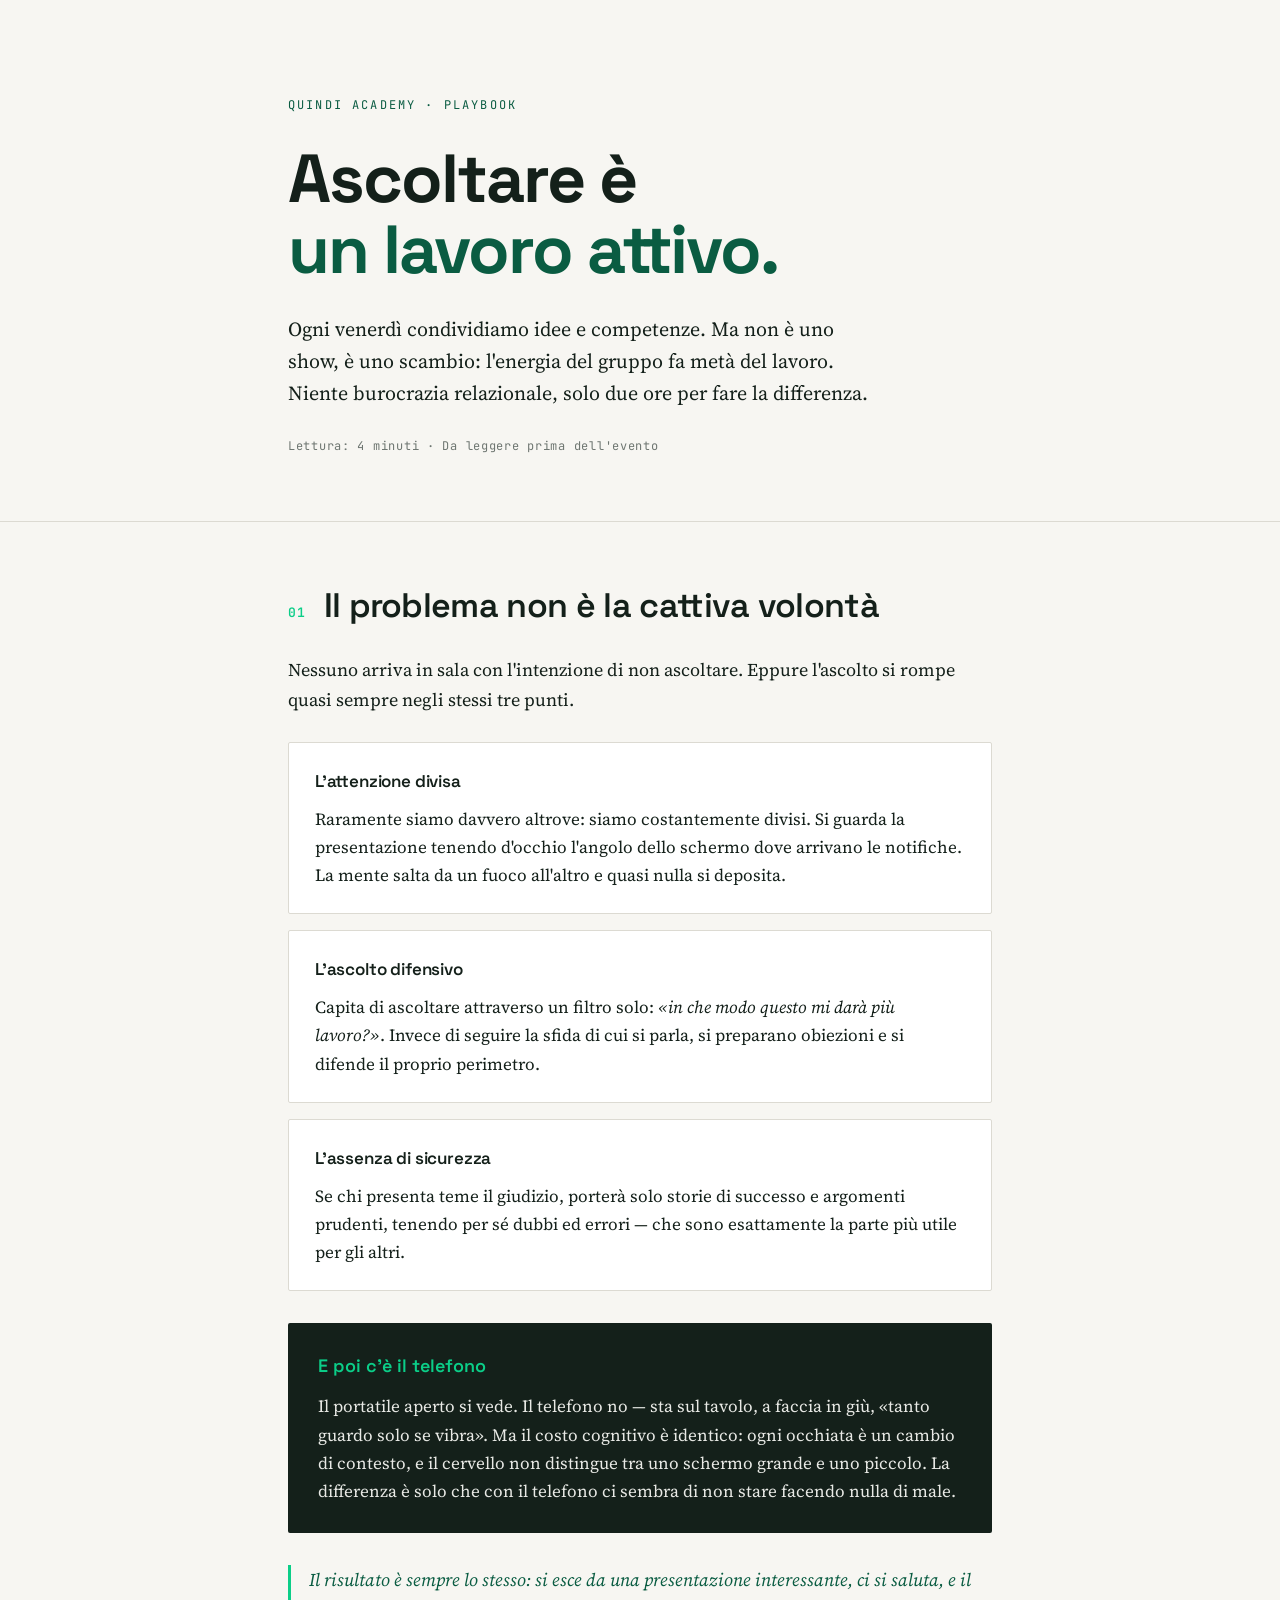
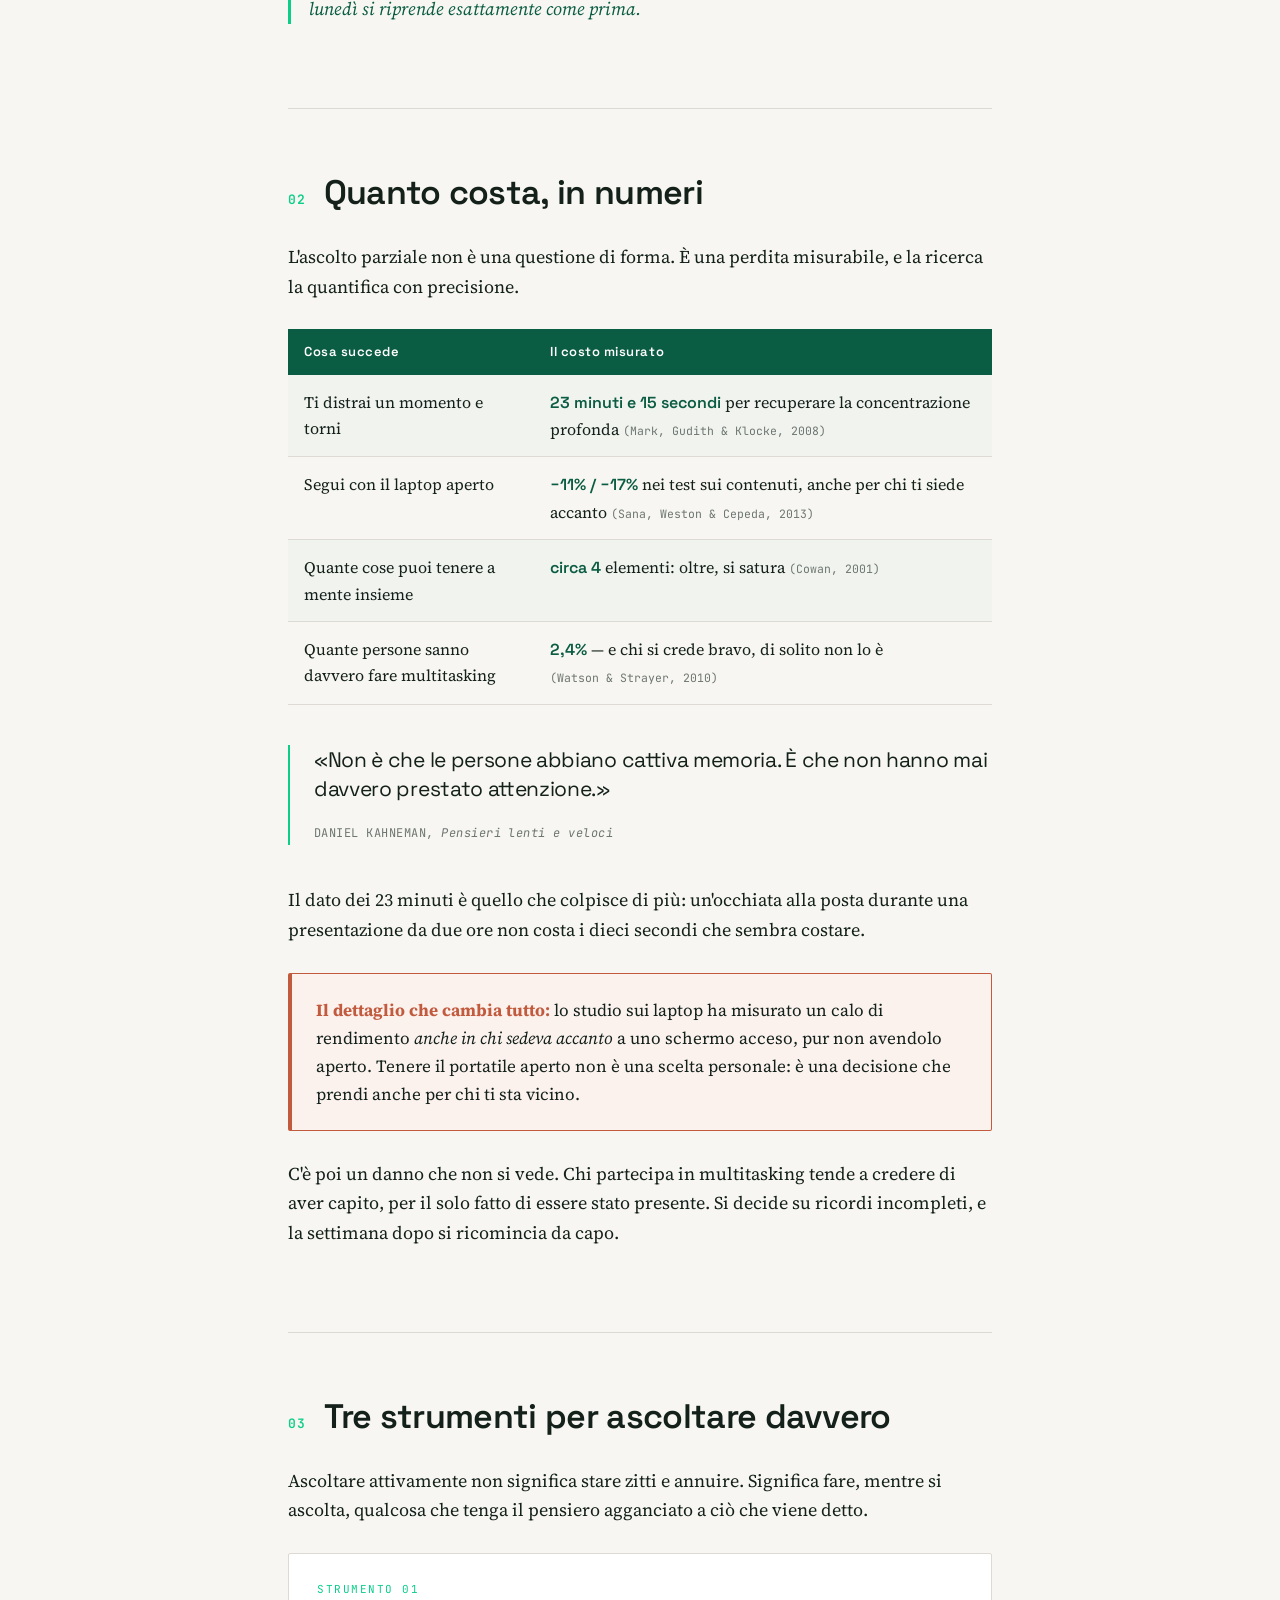
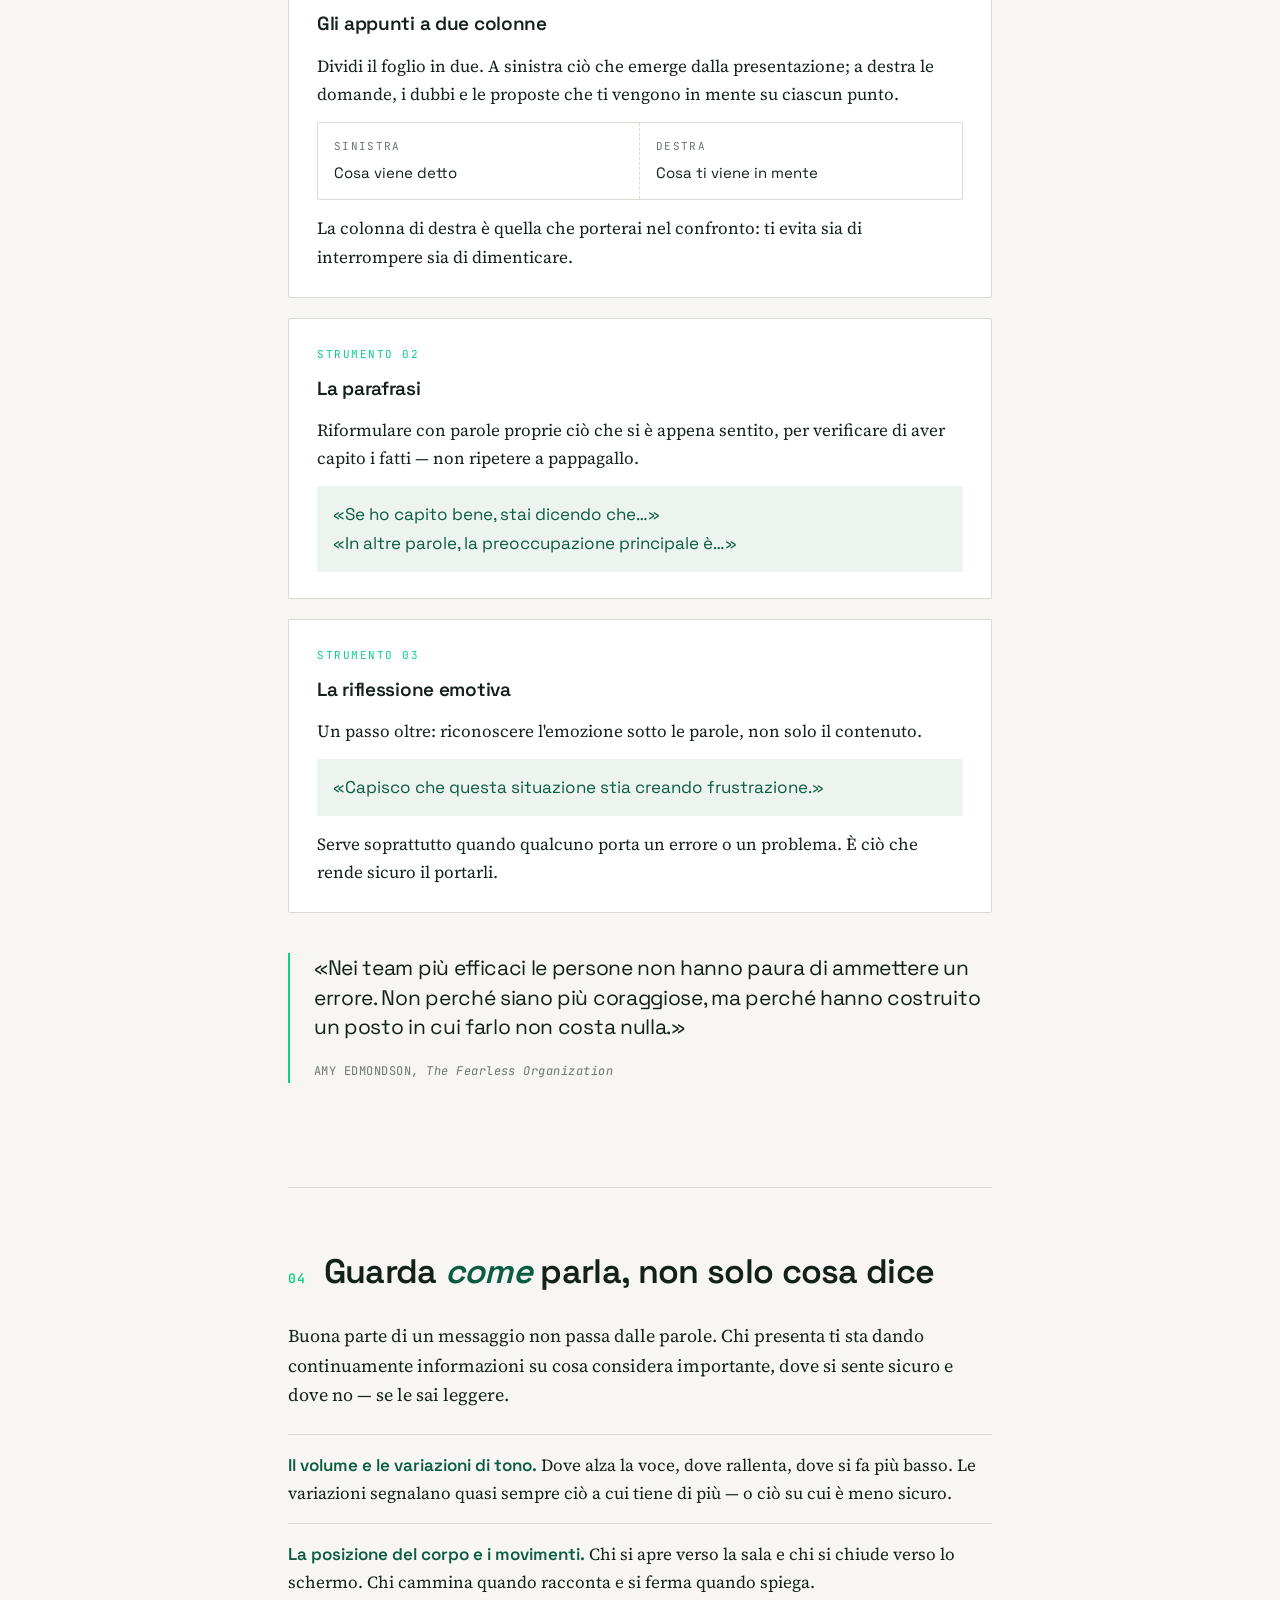
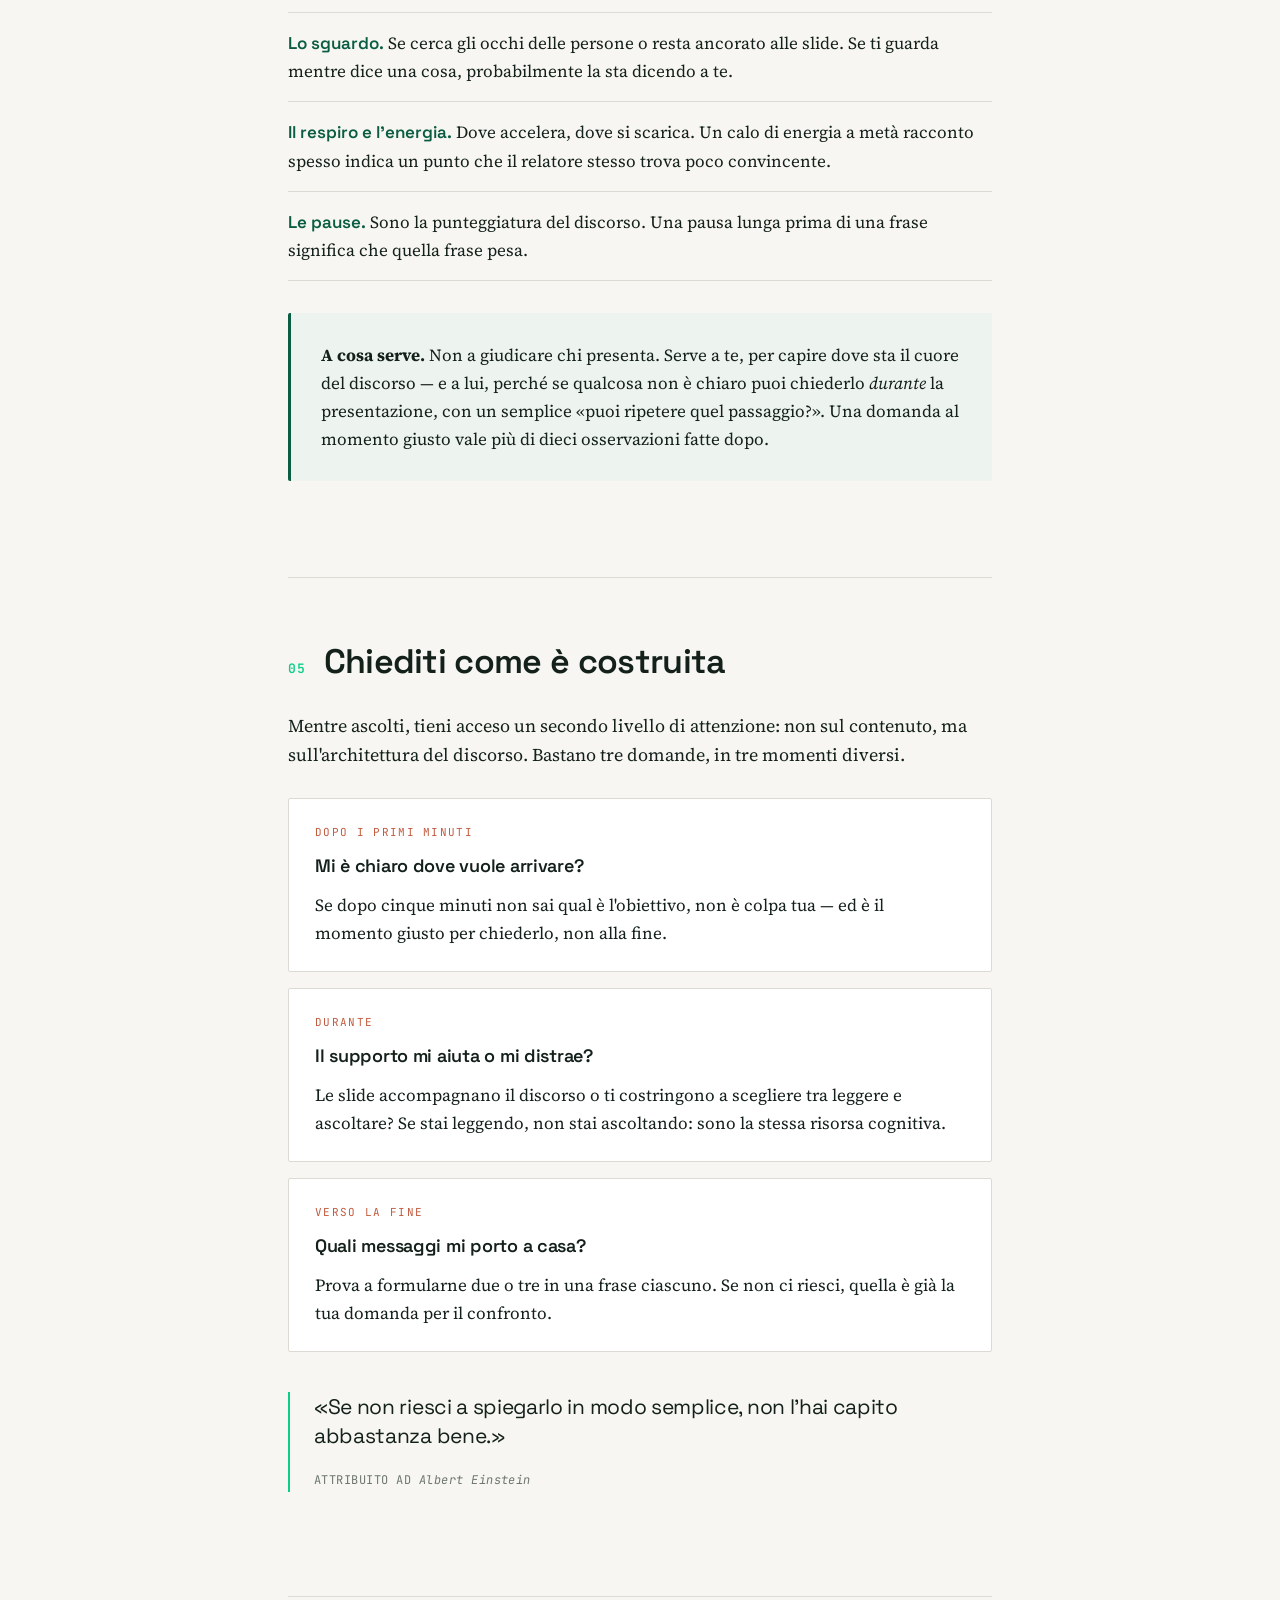
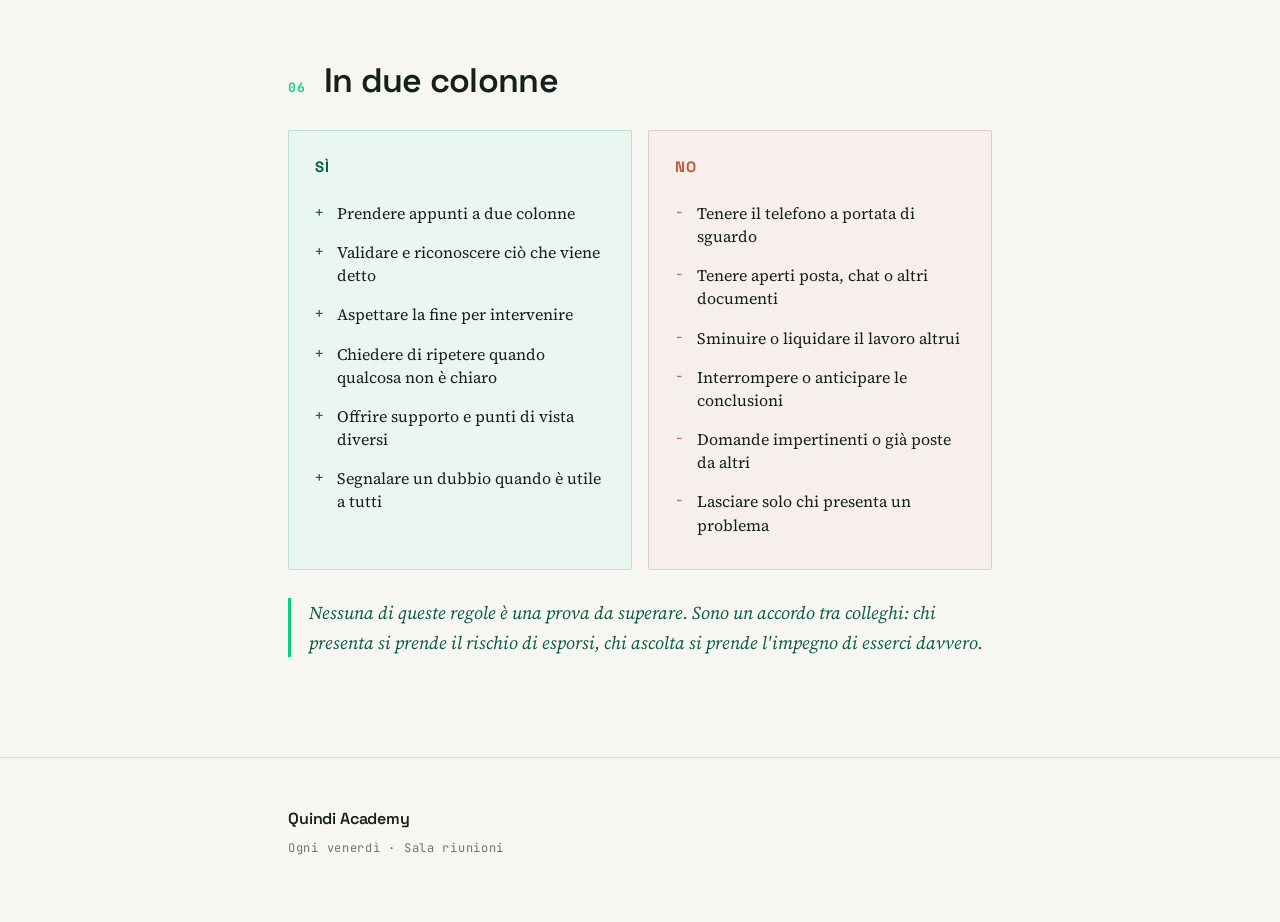
<file: ascolto/index.html>
<!DOCTYPE html>
<html lang="it">
<head>
<meta charset="UTF-8">
<meta name="viewport" content="width=device-width, initial-scale=1.0">
<title>Playbook dell'ascolto — Quindi Academy</title>
<link rel="preconnect" href="https://fonts.googleapis.com">
<link rel="preconnect" href="https://fonts.gstatic.com" crossorigin>
<link href="https://fonts.googleapis.com/css2?family=Space+Grotesk:wght@400;500;600;700&family=Source+Serif+4:ital,opsz,wght@0,8..60,400;0,8..60,600;1,8..60,400&family=JetBrains+Mono:wght@400;600&display=swap" rel="stylesheet">
<link rel="stylesheet" href="style.css">
</head>
<body>

<div class="progress" aria-hidden="true"><span id="progressBar"></span></div>

<header class="hero">
  <div class="wrap">
    <p class="eyebrow">Quindi Academy · Playbook</p>
    <h1>Ascoltare è<br><span class="ink">un lavoro attivo.</span></h1>
    <p class="lede">Ogni venerdì condividiamo idee e competenze. Ma non è uno show, è uno scambio: l'energia del gruppo fa metà del lavoro. Niente burocrazia relazionale, solo due ore per fare la differenza.</p>
    <p class="meta">Lettura: 4 minuti · Da leggere prima dell'evento </p>
  </div>
</header>

<main class="wrap">

  <!-- 01 IL PROBLEMA -->
  <section class="sec" id="problema">
    <div class="sec-head">
      <span class="num">01</span>
      <h2>Il problema non è la cattiva volontà</h2>
    </div>

    <p>Nessuno arriva in sala con l'intenzione di non ascoltare. Eppure l'ascolto si rompe quasi sempre negli stessi tre punti.</p>

    <div class="cards">
      <article class="card">
        <h3>L'attenzione divisa</h3>
        <p>Raramente siamo davvero altrove: siamo costantemente divisi. Si guarda la presentazione tenendo d'occhio l'angolo dello schermo dove arrivano le notifiche. La mente salta da un fuoco all'altro e quasi nulla si deposita.</p>
      </article>
      <article class="card">
        <h3>L'ascolto difensivo</h3>
        <p>Capita di ascoltare attraverso un filtro solo: <em>«in che modo questo mi darà più lavoro?»</em>. Invece di seguire la sfida di cui si parla, si preparano obiezioni e si difende il proprio perimetro.</p>
      </article>
      <article class="card">
        <h3>L'assenza di sicurezza</h3>
        <p>Se chi presenta teme il giudizio, porterà solo storie di successo e argomenti prudenti, tenendo per sé dubbi ed errori — che sono esattamente la parte più utile per gli altri.</p>
      </article>
    </div>

    <div class="callout">
      <h3>E poi c'è il telefono</h3>
      <p>Il portatile aperto si vede. Il telefono no — sta sul tavolo, a faccia in giù, «tanto guardo solo se vibra». Ma il costo cognitivo è identico: ogni occhiata è un cambio di contesto, e il cervello non distingue tra uno schermo grande e uno piccolo. La differenza è solo che con il telefono ci sembra di non stare facendo nulla di male.</p>
    </div>

    <p class="closing">Il risultato è sempre lo stesso: si esce da una presentazione interessante, ci si saluta, e il lunedì si riprende esattamente come prima.</p>
  </section>

  <!-- 02 I NUMERI -->
  <section class="sec" id="numeri">
    <div class="sec-head">
      <span class="num">02</span>
      <h2>Quanto costa, in numeri</h2>
    </div>

    <p>L'ascolto parziale non è una questione di forma. È una perdita misurabile, e la ricerca la quantifica con precisione.</p>

    <table class="data">
      <thead>
        <tr><th>Cosa succede</th><th>Il costo misurato</th></tr>
      </thead>
      <tbody>
        <tr>
          <td>Ti distrai un momento e torni</td>
          <td><strong>23 minuti e 15 secondi</strong> per recuperare la concentrazione profonda <span class="src">(Mark, Gudith &amp; Klocke, 2008)</span></td>
        </tr>
        <tr>
          <td>Segui con il laptop aperto</td>
          <td><strong>−11% / −17%</strong> nei test sui contenuti, anche per chi ti siede accanto <span class="src">(Sana, Weston &amp; Cepeda, 2013)</span></td>
        </tr>
        <tr>
          <td>Quante cose puoi tenere a mente insieme</td>
          <td><strong>circa 4</strong> elementi: oltre, si satura <span class="src">(Cowan, 2001)</span></td>
        </tr>
        <tr>
          <td>Quante persone sanno davvero fare multitasking</td>
          <td><strong>2,4%</strong> — e chi si crede bravo, di solito non lo è <span class="src">(Watson &amp; Strayer, 2010)</span></td>
        </tr>
      </tbody>
    </table>

    <blockquote class="quote">
      <p>«Non è che le persone abbiano cattiva memoria. È che non hanno mai davvero prestato attenzione.»</p>
      <cite>Daniel Kahneman, <span>Pensieri lenti e veloci</span></cite>
    </blockquote>

    <p>Il dato dei 23 minuti è quello che colpisce di più: un'occhiata alla posta durante una presentazione da due ore non costa i dieci secondi che sembra costare.</p>

    <div class="highlight">
      <p><strong>Il dettaglio che cambia tutto:</strong> lo studio sui laptop ha misurato un calo di rendimento <em>anche in chi sedeva accanto</em> a uno schermo acceso, pur non avendolo aperto. Tenere il portatile aperto non è una scelta personale: è una decisione che prendi anche per chi ti sta vicino.</p>
    </div>

    <p>C'è poi un danno che non si vede. Chi partecipa in multitasking tende a credere di aver capito, per il solo fatto di essere stato presente. Si decide su ricordi incompleti, e la settimana dopo si ricomincia da capo.</p>
  </section>

  <!-- 03 ASCOLTARE -->
  <section class="sec" id="ascoltare">
    <div class="sec-head">
      <span class="num">03</span>
      <h2>Tre strumenti per ascoltare davvero</h2>
    </div>

    <p>Ascoltare attivamente non significa stare zitti e annuire. Significa fare, mentre si ascolta, qualcosa che tenga il pensiero agganciato a ciò che viene detto.</p>

    <div class="tools">
      <article class="tool">
        <span class="tool-label">Strumento 01</span>
        <h3>Gli appunti a due colonne</h3>
        <p>Dividi il foglio in due. A sinistra ciò che emerge dalla presentazione; a destra le domande, i dubbi e le proposte che ti vengono in mente su ciascun punto.</p>
        <div class="split">
          <div><span>Sinistra</span><p>Cosa viene detto</p></div>
          <div><span>Destra</span><p>Cosa ti viene in mente</p></div>
        </div>
        <p>La colonna di destra è quella che porterai nel confronto: ti evita sia di interrompere sia di dimenticare.</p>
      </article>

      <article class="tool">
        <span class="tool-label">Strumento 02</span>
        <h3>La parafrasi</h3>
        <p>Riformulare con parole proprie ciò che si è appena sentito, per verificare di aver capito i fatti — non ripetere a pappagallo.</p>
        <p class="say">«Se ho capito bene, stai dicendo che…»<br>«In altre parole, la preoccupazione principale è…»</p>
      </article>

      <article class="tool">
        <span class="tool-label">Strumento 03</span>
        <h3>La riflessione emotiva</h3>
        <p>Un passo oltre: riconoscere l'emozione sotto le parole, non solo il contenuto.</p>
        <p class="say">«Capisco che questa situazione stia creando frustrazione.»</p>
        <p>Serve soprattutto quando qualcuno porta un errore o un problema. È ciò che rende sicuro il portarli.</p>
      </article>
    </div>

    <blockquote class="quote">
      <p>«Nei team più efficaci le persone non hanno paura di ammettere un errore. Non perché siano più coraggiose, ma perché hanno costruito un posto in cui farlo non costa nulla.»</p>
      <cite>Amy Edmondson, <span>The Fearless Organization</span></cite>
    </blockquote>
  </section>

  <!-- 04 OSSERVARE CHI PARLA -->
  <section class="sec" id="osservare">
    <div class="sec-head">
      <span class="num">04</span>
      <h2>Guarda <em>come</em> parla, non solo cosa dice</h2>
    </div>

    <p>Buona parte di un messaggio non passa dalle parole. Chi presenta ti sta dando continuamente informazioni su cosa considera importante, dove si sente sicuro e dove no — se le sai leggere.</p>

    <ul class="obs">
      <li><strong>Il volume e le variazioni di tono.</strong> Dove alza la voce, dove rallenta, dove si fa più basso. Le variazioni segnalano quasi sempre ciò a cui tiene di più — o ciò su cui è meno sicuro.</li>
      <li><strong>La posizione del corpo e i movimenti.</strong> Chi si apre verso la sala e chi si chiude verso lo schermo. Chi cammina quando racconta e si ferma quando spiega.</li>
      <li><strong>Lo sguardo.</strong> Se cerca gli occhi delle persone o resta ancorato alle slide. Se ti guarda mentre dice una cosa, probabilmente la sta dicendo a te.</li>
      <li><strong>Il respiro e l'energia.</strong> Dove accelera, dove si scarica. Un calo di energia a metà racconto spesso indica un punto che il relatore stesso trova poco convincente.</li>
      <li><strong>Le pause.</strong> Sono la punteggiatura del discorso. Una pausa lunga prima di una frase significa che quella frase pesa.</li>
    </ul>

    <div class="callout soft">
      <p><strong>A cosa serve.</strong> Non a giudicare chi presenta. Serve a te, per capire dove sta il cuore del discorso — e a lui, perché se qualcosa non è chiaro puoi chiederlo <em>durante</em> la presentazione, con un semplice «puoi ripetere quel passaggio?». Una domanda al momento giusto vale più di dieci osservazioni fatte dopo.</p>
    </div>
  </section>

  <!-- 05 COME È COSTRUITA -->
  <section class="sec" id="struttura">
    <div class="sec-head">
      <span class="num">05</span>
      <h2>Chiediti come è costruita</h2>
    </div>

    <p>Mentre ascolti, tieni acceso un secondo livello di attenzione: non sul contenuto, ma sull'architettura del discorso. Bastano tre domande, in tre momenti diversi.</p>

    <div class="checks">
      <article class="check">
        <span class="when">Dopo i primi minuti</span>
        <h3>Mi è chiaro dove vuole arrivare?</h3>
        <p>Se dopo cinque minuti non sai qual è l'obiettivo, non è colpa tua — ed è il momento giusto per chiederlo, non alla fine.</p>
      </article>
      <article class="check">
        <span class="when">Durante</span>
        <h3>Il supporto mi aiuta o mi distrae?</h3>
        <p>Le slide accompagnano il discorso o ti costringono a scegliere tra leggere e ascoltare? Se stai leggendo, non stai ascoltando: sono la stessa risorsa cognitiva.</p>
      </article>
      <article class="check">
        <span class="when">Verso la fine</span>
        <h3>Quali messaggi mi porto a casa?</h3>
        <p>Prova a formularne due o tre in una frase ciascuno. Se non ci riesci, quella è già la tua domanda per il confronto.</p>
      </article>
    </div>

    <blockquote class="quote">
      <p>«Se non riesci a spiegarlo in modo semplice, non l'hai capito abbastanza bene.»</p>
      <cite>attribuito ad <span>Albert Einstein</span></cite>
    </blockquote>
  </section>

  <!-- 06 SI/NO -->
  <section class="sec" id="sintesi">
    <div class="sec-head">
      <span class="num">06</span>
      <h2>In due colonne</h2>
    </div>

    <div class="yesno">
      <div class="col yes">
        <h3>Sì</h3>
        <ul>
          <li>Prendere appunti a due colonne</li>
          <li>Validare e riconoscere ciò che viene detto</li>
          <li>Aspettare la fine per intervenire</li>
          <li>Chiedere di ripetere quando qualcosa non è chiaro</li>
          <li>Offrire supporto e punti di vista diversi</li>
          <li>Segnalare un dubbio quando è utile a tutti</li>
        </ul>
      </div>
      <div class="col no">
        <h3>No</h3>
        <ul>
          <li>Tenere il telefono a portata di sguardo</li>
          <li>Tenere aperti posta, chat o altri documenti</li>
          <li>Sminuire o liquidare il lavoro altrui</li>
          <li>Interrompere o anticipare le conclusioni</li>
          <li>Domande impertinenti o già poste da altri</li>
          <li>Lasciare solo chi presenta un problema</li>
        </ul>
      </div>
    </div>

    <p class="closing">Nessuna di queste regole è una prova da superare. Sono un accordo tra colleghi: chi presenta si prende il rischio di esporsi, chi ascolta si prende l'impegno di esserci davvero.</p>
  </section>

</main>

<footer class="foot">
  <div class="wrap">
    <p class="sig">Quindi Academy</p>
    <p>Ogni venerdì · Sala riunioni</p>
  </div>
</footer>

<script src="main.js"></script>
</body>
</html>
</file>
<file: ascolto/style.css>
/* ============================================
   Playbook dell'ascolto — Quindi Academy
   Palette:
     --ink      #14201A  inchiostro scuro
     --paper    #F7F6F2  carta
     --green    #0BCE88  verde quindi
     --deep     #0A5C42  verde profondo
     --clay     #C25A3E  accento caldo (rimarchi)
     --grey     #6E7671  testo secondario
   ============================================ */

:root{
  --ink:#14201A;
  --paper:#F7F6F2;
  --green:#0BCE88;
  --deep:#0A5C42;
  --clay:#C25A3E;
  --grey:#6E7671;
  --line:#DCDAD2;
  --card:#FFFFFF;

  --display:'Space Grotesk',system-ui,sans-serif;
  --body:'Source Serif 4',Georgia,serif;
  --mono:'JetBrains Mono',ui-monospace,monospace;

  --wrap:760px;
}

*{box-sizing:border-box;}

html{scroll-behavior:smooth;}

body{
  margin:0;
  background:var(--paper);
  color:var(--ink);
  font-family:var(--body);
  font-size:18px;
  line-height:1.65;
  -webkit-font-smoothing:antialiased;
}

.wrap{
  width:100%;
  max-width:var(--wrap);
  margin:0 auto;
  padding:0 28px;
}

/* ---------- barra di avanzamento ---------- */
.progress{
  position:fixed; top:0; left:0; right:0;
  height:3px; background:transparent; z-index:50;
}
.progress span{
  display:block; height:100%; width:0%;
  background:var(--green);
  transition:width .1s linear;
}

/* ---------- hero ---------- */
.hero{
  padding:96px 0 64px;
  border-bottom:1px solid var(--line);
}

.eyebrow{
  font-family:var(--mono);
  font-size:12px;
  letter-spacing:.18em;
  text-transform:uppercase;
  color:var(--deep);
  margin:0 0 28px;
}

.hero h1{
  font-family:var(--display);
  font-weight:700;
  font-size:clamp(42px,7vw,68px);
  line-height:1.04;
  letter-spacing:-.03em;
  margin:0 0 28px;
}

.hero h1 .ink{
  color:var(--deep);
  position:relative;
}

.lede{
  font-size:20px;
  line-height:1.6;
  max-width:60ch;
  margin:0 0 28px;
}

.meta{
  font-family:var(--mono);
  font-size:12px;
  letter-spacing:.06em;
  color:var(--grey);
  margin:0;
}

/* ---------- sezioni ---------- */
.sec{
  padding:64px 0;
  border-bottom:1px solid var(--line);
}
.sec:last-child{border-bottom:none;}

.sec-head{
  display:flex;
  align-items:baseline;
  gap:18px;
  margin-bottom:28px;
}

.num{
  font-family:var(--mono);
  font-size:13px;
  font-weight:600;
  color:var(--green);
  letter-spacing:.06em;
  flex:0 0 auto;
  padding-top:6px;
}

.sec h2{
  font-family:var(--display);
  font-weight:600;
  font-size:clamp(26px,3.6vw,34px);
  line-height:1.2;
  letter-spacing:-.02em;
  margin:0;
}

.sec h2 em{font-style:italic;color:var(--deep);}

.sec p{margin:0 0 20px;}

.closing{
  font-style:italic;
  color:var(--deep);
  border-left:3px solid var(--green);
  padding-left:18px;
  margin-top:32px;
}

/* ---------- card problema ---------- */
.cards{
  display:grid;
  gap:16px;
  margin:28px 0;
}

.card{
  background:var(--card);
  border:1px solid var(--line);
  border-radius:2px;
  padding:24px 26px;
}

.card h3{
  font-family:var(--display);
  font-size:17px;
  font-weight:600;
  margin:0 0 10px;
  letter-spacing:-.01em;
}

.card p{margin:0;font-size:17px;}

/* ---------- callout ---------- */
.callout{
  background:var(--ink);
  color:var(--paper);
  padding:28px 30px;
  border-radius:2px;
  margin:32px 0;
}

.callout h3{
  font-family:var(--display);
  font-size:18px;
  font-weight:600;
  margin:0 0 12px;
  color:var(--green);
}

.callout p{margin:0;font-size:17px;color:#E8E9E5;}

.callout.soft{
  background:#EDF3EF;
  color:var(--ink);
  border-left:3px solid var(--deep);
}
.callout.soft p{color:var(--ink);}

/* ---------- tabella dati ---------- */
.data{
  width:100%;
  border-collapse:collapse;
  margin:28px 0;
  font-size:16px;
}

.data thead th{
  background:var(--deep);
  color:#fff;
  font-family:var(--display);
  font-size:13px;
  font-weight:600;
  letter-spacing:.04em;
  text-align:left;
  padding:12px 16px;
}

.data td{
  border-bottom:1px solid var(--line);
  padding:14px 16px;
  vertical-align:top;
}

.data tbody tr:nth-child(odd){background:#F1F3EF;}

.data strong{
  font-family:var(--display);
  font-weight:600;
  color:var(--deep);
}

.src{
  font-family:var(--mono);
  font-size:11.5px;
  color:var(--grey);
  white-space:nowrap;
}

/* ---------- highlight ---------- */
.highlight{
  border:1px solid var(--clay);
  border-left-width:4px;
  background:#FBF2EE;
  padding:22px 24px;
  border-radius:2px;
  margin:28px 0;
}
.highlight p{margin:0;font-size:17px;}
.highlight strong{color:var(--clay);}

/* ---------- citazioni ---------- */
.quote{
  margin:40px 0;
  padding:0 0 0 24px;
  border-left:2px solid var(--green);
}

.quote p{
  font-family:var(--display);
  font-size:21px;
  font-weight:400;
  line-height:1.4;
  letter-spacing:-.015em;
  margin:0 0 12px;
}

.quote cite{
  font-family:var(--mono);
  font-style:normal;
  font-size:12px;
  letter-spacing:.04em;
  color:var(--grey);
  text-transform:uppercase;
}
.quote cite span{text-transform:none;font-style:italic;}

/* ---------- strumenti ---------- */
.tools{display:grid;gap:20px;margin:28px 0;}

.tool{
  background:var(--card);
  border:1px solid var(--line);
  border-radius:2px;
  padding:26px 28px;
}

.tool-label{
  font-family:var(--mono);
  font-size:11px;
  letter-spacing:.14em;
  text-transform:uppercase;
  color:var(--green);
  display:block;
  margin-bottom:10px;
}

.tool h3{
  font-family:var(--display);
  font-size:19px;
  font-weight:600;
  margin:0 0 12px;
  letter-spacing:-.015em;
}

.tool p{margin:0 0 14px;font-size:17px;}
.tool p:last-child{margin-bottom:0;}

.say{
  font-family:var(--display);
  font-size:16px;
  color:var(--deep);
  background:#EDF3EF;
  padding:14px 16px;
  border-radius:2px;
  line-height:1.7;
}

/* schema due colonne */
.split{
  display:grid;
  grid-template-columns:1fr 1fr;
  border:1px solid var(--line);
  border-radius:2px;
  overflow:hidden;
  margin:0 0 14px;
}
.split div{padding:14px 16px;}
.split div:first-child{border-right:1px dashed var(--line);}
.split span{
  font-family:var(--mono);
  font-size:11px;
  letter-spacing:.12em;
  text-transform:uppercase;
  color:var(--grey);
  display:block;
  margin-bottom:6px;
}
.split p{margin:0!important;font-family:var(--display);font-size:15px;}

/* ---------- osservazione ---------- */
.obs{
  list-style:none;
  padding:0;
  margin:24px 0;
  border-top:1px solid var(--line);
}
.obs li{
  padding:16px 0 16px 0;
  border-bottom:1px solid var(--line);
  font-size:17px;
}
.obs strong{
  font-family:var(--display);
  font-weight:600;
  color:var(--deep);
}

/* ---------- check struttura ---------- */
.checks{display:grid;gap:16px;margin:28px 0;}

.check{
  border:1px solid var(--line);
  border-radius:2px;
  padding:24px 26px;
  background:var(--card);
}

.when{
  font-family:var(--mono);
  font-size:11px;
  letter-spacing:.12em;
  text-transform:uppercase;
  color:var(--clay);
  display:block;
  margin-bottom:10px;
}

.check h3{
  font-family:var(--display);
  font-size:18px;
  font-weight:600;
  margin:0 0 10px;
  letter-spacing:-.015em;
}
.check p{margin:0;font-size:17px;}

/* ---------- sì / no ---------- */
.yesno{
  display:grid;
  grid-template-columns:1fr 1fr;
  gap:16px;
  margin:28px 0;
}

.col{
  border-radius:2px;
  padding:24px 26px;
}

.col.yes{background:#EAF7F0;border:1px solid #B9E3CE;}
.col.no{background:#F6EFEC;border:1px solid #E5CCC2;}

.col h3{
  font-family:var(--display);
  font-size:15px;
  font-weight:700;
  letter-spacing:.08em;
  text-transform:uppercase;
  margin:0 0 14px;
}
.col.yes h3{color:var(--deep);}
.col.no h3{color:var(--clay);}

.col ul{margin:0;padding:0;list-style:none;}
.col li{
  font-size:16px;
  padding:8px 0 8px 22px;
  position:relative;
  line-height:1.45;
}
.col li::before{
  position:absolute;left:0;top:8px;
  font-family:var(--mono);
  font-size:14px;
}
.col.yes li::before{content:"+";color:var(--deep);}
.col.no li::before{content:"−";color:var(--clay);}

/* ---------- footer ---------- */
.foot{
  padding:48px 0 64px;
  border-top:1px solid var(--line);
  margin-top:16px;
}
.foot p{margin:0;font-family:var(--mono);font-size:12px;letter-spacing:.06em;color:var(--grey);}
.sig{
  font-family:var(--display)!important;
  font-size:16px!important;
  font-weight:600!important;
  letter-spacing:-.01em!important;
  color:var(--ink)!important;
  margin-bottom:6px!important;
}

/* ---------- responsive ---------- */
@media (max-width:640px){
  body{font-size:17px;}
  .hero{padding:64px 0 48px;}
  .sec{padding:48px 0;}
  .sec-head{flex-direction:column;gap:6px;}
  .num{padding-top:0;}
  .yesno{grid-template-columns:1fr;}
  .split{grid-template-columns:1fr;}
  .split div:first-child{border-right:none;border-bottom:1px dashed var(--line);}
  .data{font-size:15px;}
  .data td,.data thead th{padding:12px;}
  .src{white-space:normal;}
  .quote p{font-size:19px;}
}

/* ---------- stampa (compatta: ~3 pagine A4) ---------- */
@media print{
  @page{margin:12mm;}
  .progress{display:none;}

  html,body{background:#fff;font-size:8pt;line-height:1.3;}
  .wrap{max-width:100%;padding:0;}

  .hero{padding:0 0 7px;border-bottom:1px solid #DCDAD2;}
  .hero h1{font-size:17pt;line-height:1.03;margin:0 0 5px;}
  .eyebrow{margin:0 0 5px;font-size:6.5pt;}
  .lede{font-size:8.5pt;line-height:1.34;margin:0 0 5px;max-width:100%;}
  .meta{font-size:6.5pt;}

  .sec{padding:9px 0;page-break-inside:avoid;}
  .sec-head{margin-bottom:6px;gap:8px;}
  .sec h2{font-size:11pt;}
  .num{font-size:7pt;padding-top:2px;}
  .sec p{margin:0 0 5px;}

  .cards,.tools,.checks{gap:6px;margin:7px 0;}
  .cards,.checks{grid-template-columns:1fr 1fr 1fr;}
  .card,.tool,.check{padding:8px 10px;page-break-inside:avoid;}
  .card h3,.tool h3,.check h3{font-size:8.5pt;margin:0 0 3px;}
  .card p,.tool p,.check p{font-size:7.5pt;}
  .tool p{margin:0 0 5px;}
  .tool-label,.when{font-size:6pt;margin-bottom:3px;}

  .callout{padding:8px 10px;margin:7px 0;background:#EDF3EF!important;color:#000!important;}
  .callout h3{color:#0A5C42!important;font-size:8.5pt;margin:0 0 3px;}
  .callout p{color:#000!important;font-size:7.5pt;}

  .data{margin:7px 0;font-size:7.5pt;}
  .data thead th{padding:5px 7px;font-size:7pt;}
  .data td{padding:5px 7px;}
  .src{font-size:6pt;white-space:normal;}

  .highlight{padding:8px 10px;margin:7px 0;}
  .highlight p{font-size:7.5pt;}

  .quote{margin:8px 0;padding-left:11px;}
  .quote p{font-size:9pt;margin:0 0 3px;line-height:1.3;}
  .quote cite{font-size:6.5pt;}

  .obs{margin:6px 0;}
  .obs li{padding:5px 0;font-size:7.5pt;}

  .split{margin:0 0 5px;}
  .split div{padding:6px 8px;}
  .split span{font-size:6pt;margin-bottom:3px;}
  .split p{font-size:7.5pt;}
  .say{padding:6px 8px;font-size:7.5pt;line-height:1.4;}

  .yesno{gap:8px;margin:7px 0;}
  .col{padding:8px 10px;}
  .col h3{font-size:8pt;margin:0 0 5px;}
  .col li{font-size:7.5pt;padding:2.5px 0 2.5px 14px;line-height:1.28;}
  .col li::before{top:3px;font-size:11px;}

  .closing{margin-top:7px;padding-left:9px;}

  .foot{padding:8px 0 0;margin-top:4px;}
}

/* ---------- accessibilità ---------- */
@media (prefers-reduced-motion:reduce){
  *{animation:none!important;transition:none!important;}
  html{scroll-behavior:auto;}
}

:focus-visible{
  outline:2px solid var(--deep);
  outline-offset:3px;
}
</file>
